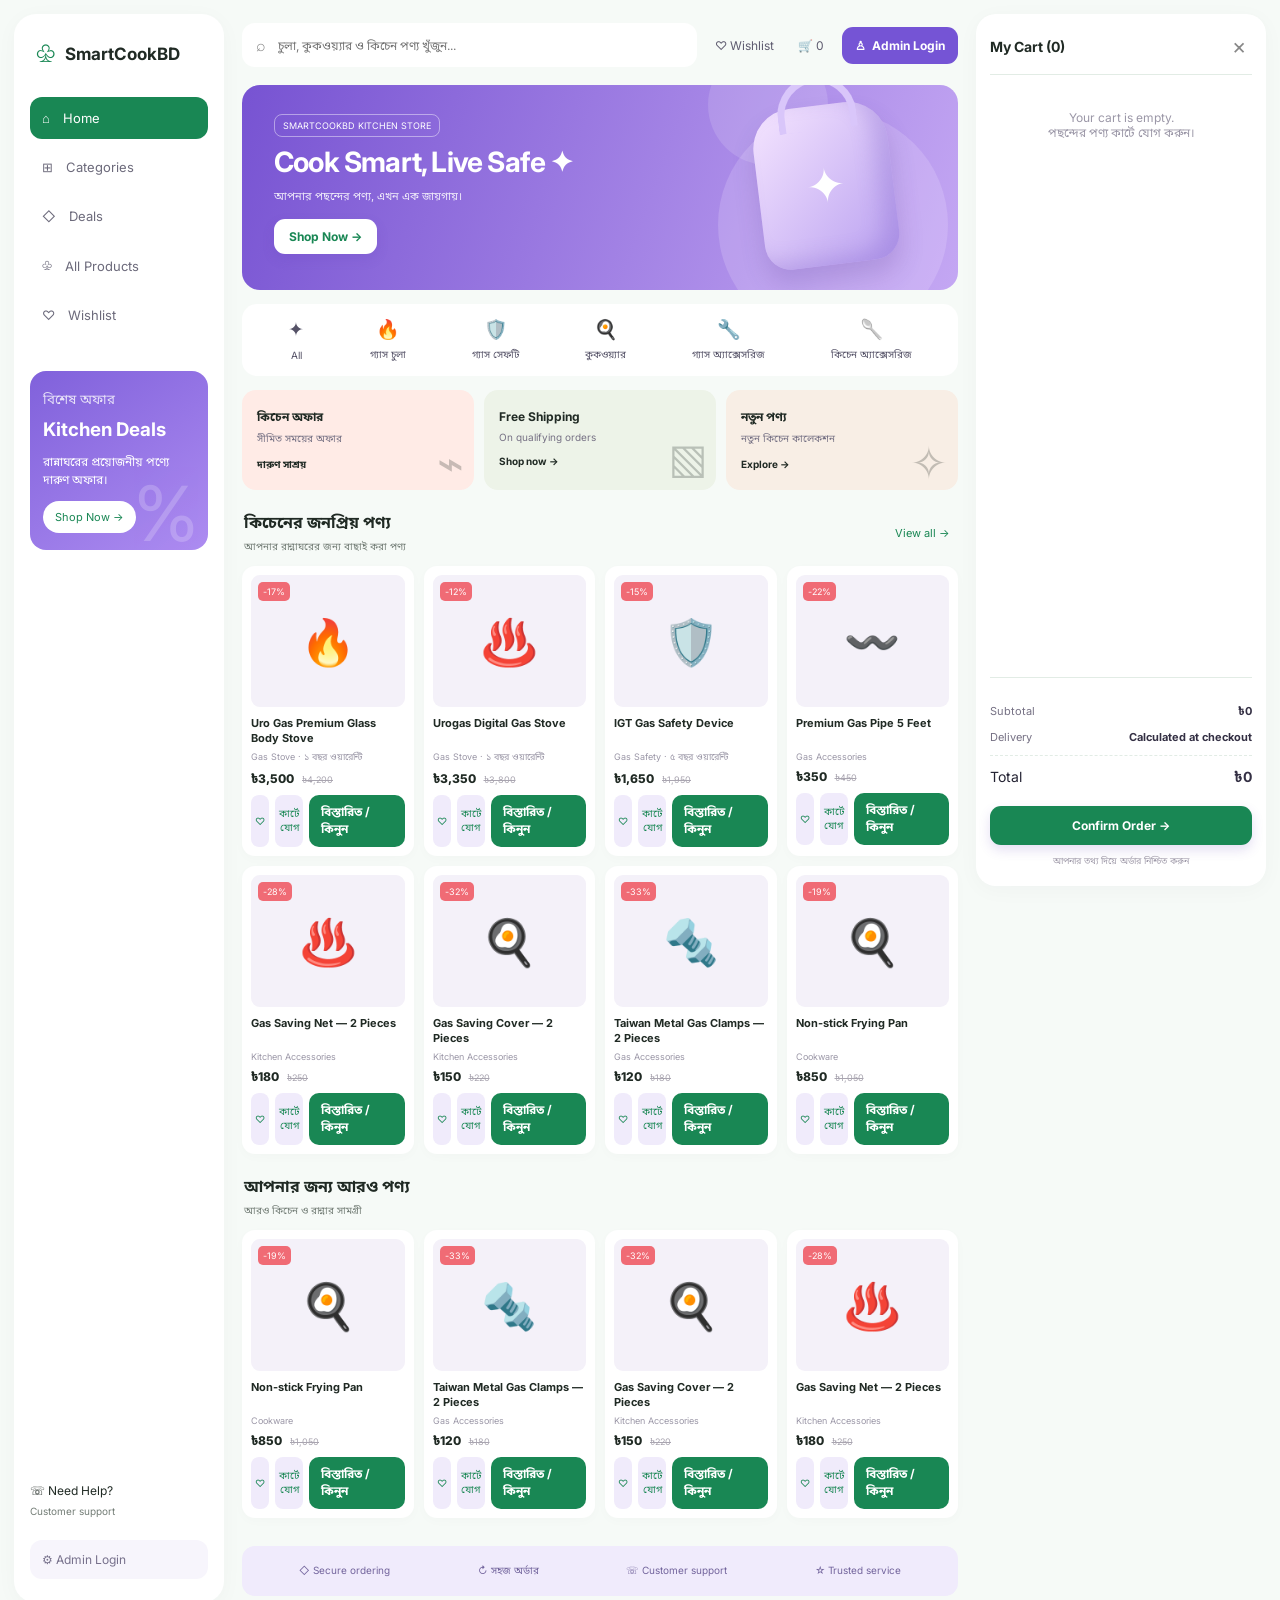
<file: index.html>
<!DOCTYPE html>
<html lang="bn">
<head>
<meta charset="UTF-8"><meta name="viewport" content="width=device-width, initial-scale=1">
<title>SmartCookBD — Online Store</title><link rel="stylesheet" href="style.css">
</head>
<body>
<div class="app">
<aside class="sidebar">
  <div class="brand"><span class="bag">♧</span><b id="storeName">SmartCookBD</b></div>
  <nav><a class="active" href="#home">⌂ <span>Home</span></a><a href="#categories">⊞ <span>Categories</span></a><a href="#deals">◇ <span>Deals</span></a><a href="#products">♧ <span>All Products</span></a><a href="#wishlist">♡ <span>Wishlist</span></a></nav>
  <div class="side-sale"><small>বিশেষ অফার</small><h3>Kitchen Deals</h3><p>রান্নাঘরের প্রয়োজনীয় পণ্যে দারুণ অফার।</p><button onclick="scrollToProducts()">Shop Now →</button><div class="sale-icon">%</div></div>
  <div class="side-bottom"><span>☏ Need Help?</span><small>Customer support</small><button class="light" onclick="openAdmin()">⚙ Admin Login</button></div>
</aside>
<main class="main" id="home">
  <header class="topbar"><div class="mobile-brand">♧ SmartCookBD</div><label class="search">⌕ <input id="searchInput" placeholder="চুলা, কুকওয়্যার ও কিচেন পণ্য খুঁজুন..." oninput="renderProducts()"></label><button class="icon-btn" onclick="showWishlist()">♡ Wishlist</button><button class="icon-btn" onclick="openCart()">🛒 <span id="cartCount">0</span></button><button class="profile login-top" onclick="openAdmin()">♙ <span>Admin Login</span></button></header>
  <section class="hero"><div class="hero-copy"><span class="pill">SMARTCOOKBD KITCHEN STORE</span><h1 id="heroTitle">রান্নাঘরের সব প্রয়োজন,<br>এক জায়গায় ✦</h1><p id="heroText">গ্যাস চুলা, কুকওয়্যার ও কিচেন অ্যাক্সেসরিজ—সহজে অর্ডার করুন。</p><button class="primary" onclick="scrollToProducts()">Shop Now →</button></div><div class="hero-art"><div class="orb orb1"></div><div class="orb orb2"></div><div class="hero-bag">✦</div></div></section>
  <section class="category-row" id="categories"><button onclick="filterCategory('All')">✦<small>All</small></button><button onclick="filterCategory('Gas Stove')">🔥<small>গ্যাস চুলা</small></button><button onclick="filterCategory('Gas Safety')">🛡️<small>গ্যাস সেফটি</small></button><button onclick="filterCategory('Cookware')">🍳<small>কুকওয়্যার</small></button><button onclick="filterCategory('Gas Accessories')">🔧<small>গ্যাস অ্যাক্সেসরিজ</small></button><button onclick="filterCategory('Kitchen Accessories')">🥄<small>কিচেন অ্যাক্সেসরিজ</small></button></section>
  <section class="promo-grid" id="deals"><article class="promo peach"><b>কিচেন অফার</b><p>সীমিত সময়ের অফার</p><strong>দারুণ সাশ্রয়</strong><span>⌁</span></article><article class="promo mint"><b>Free Shipping</b><p>On qualifying orders</p><strong>Shop now →</strong><span>▧</span></article><article class="promo sand"><b>নতুন পণ্য</b><p>নতুন কিচেন কালেকশন</p><strong>Explore →</strong><span>✧</span></article></section>
  <div class="section-heading" id="products"><div><h2>কিচেনের জনপ্রিয় পণ্য</h2><p>আপনার রান্নাঘরের জন্য বাছাই করা পণ্য</p></div><button class="text-btn" onclick="filterCategory('All')">View all →</button></div>
  <section class="product-grid" id="productGrid"></section>
  <div class="section-heading"><div><h2>আপনার জন্য আরও পণ্য</h2><p>আরও কিচেন ও রান্নার সামগ্রী</p></div></div><section class="product-grid" id="recommendedGrid"></section>
  <footer><span>◇ Secure ordering</span><span>↻ সহজ অর্ডার</span><span>☏ Customer support</span><span>☆ Trusted service</span></footer>
</main>
<aside class="cart-panel" id="cartPanel"><div class="cart-head"><h3>My Cart (<span id="cartCount2">0</span>)</h3><button onclick="closeCart()">×</button></div><div id="cartItems" class="cart-items"></div><div class="cart-total"><div><span>Subtotal</span><b id="subtotal">৳0</b></div><div><span>Delivery</span><b>Calculated at checkout</b></div><div class="total"><span>Total</span><b id="total">৳0</b></div><button class="primary wide" onclick="openCheckout()">Confirm Order →</button><small>আপনার তথ্য দিয়ে অর্ডার নিশ্চিত করুন</small></div></aside>
</div>
<div class="modal-backdrop" id="modalBackdrop" onclick="backdropClose(event)"><section class="modal" id="modal"></section></div>
<script src="app.js"></script>
</body></html>
</file>
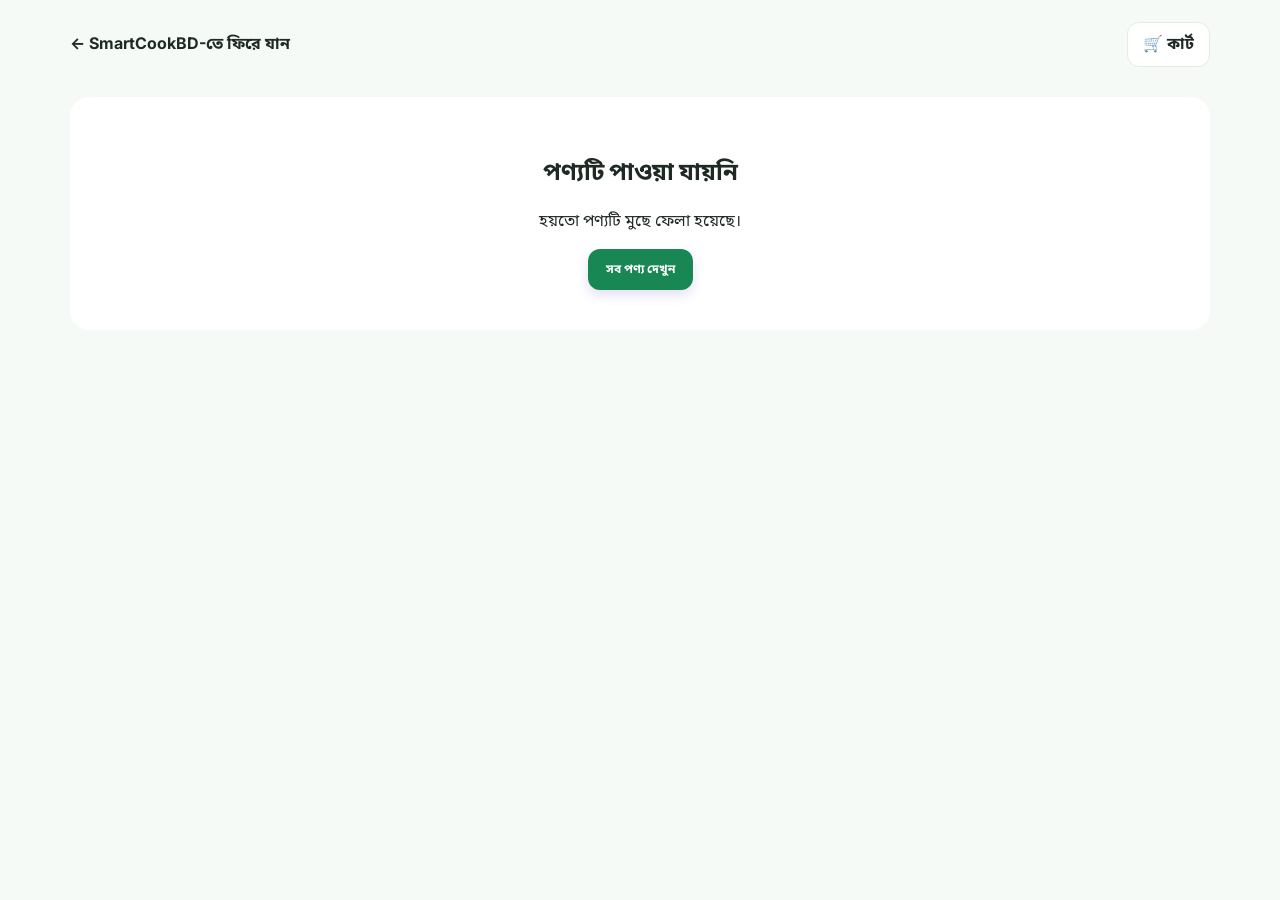
<file: product.html>
<!DOCTYPE html>
<html lang="bn">
<head>
<meta charset="UTF-8"><meta name="viewport" content="width=device-width, initial-scale=1">
<title>Product Details — SmartCookBD</title><link rel="stylesheet" href="style.css">
</head>
<body class="product-detail-body">
<header class="detail-topbar"><a class="back-store" href="index.html">← SmartCookBD-তে ফিরে যান</a><a class="detail-cart" href="index.html?openCart=1">🛒 কার্ট</a></header>
<main class="detail-wrap" id="productDetail"><div class="notice">পণ্যের তথ্য লোড হচ্ছে...</div></main>
<script src="product-page.js"></script>
</body></html>
</file>
<file: style.css>
@import url('https://fonts.googleapis.com/css2?family=Inter:wght@400;500;600;700;800&family=Noto+Sans+Bengali:wght@400;500;600;700&display=swap');
:root{--purple:#198754;--purple2:#6abf91;--ink:#202a24;--muted:#737d76;--line:#e2ece5;--bg:#f6faf7}
*{box-sizing:border-box}body{margin:0;background:var(--bg);font-family:Inter,'Noto Sans Bengali',sans-serif;color:var(--ink)}button,input,textarea,select{font:inherit}button{cursor:pointer;border:0}.app{max-width:1600px;margin:auto;display:grid;grid-template-columns:210px minmax(450px,1fr) 290px;gap:18px;padding:14px;min-height:100vh}.sidebar,.cart-panel,.main{min-width:0}.sidebar{background:#fff;border-radius:22px;padding:24px 16px;display:flex;flex-direction:column;min-height:calc(100vh - 28px);box-shadow:0 4px 22px #2b194a08}.brand{display:flex;align-items:center;gap:10px;font-size:17px;margin:0 0 28px 6px}.bag{color:var(--purple);font-size:25px}nav{display:grid;gap:7px}nav a{padding:13px 12px;border-radius:12px;text-decoration:none;color:#6c6a7b;font-size:13px;display:flex;gap:13px;align-items:center}nav a.active,nav a:hover{background:var(--purple);color:#fff}.side-sale{margin-top:35px;background:linear-gradient(145deg,#8061db,#ad8cf1);border-radius:16px;padding:17px 13px;color:#fff;position:relative;overflow:hidden;min-height:175px}.side-sale small{opacity:.8}.side-sale h3{margin:9px 0 6px}.side-sale p{font-size:12px;line-height:1.5}.side-sale button{background:#fff;color:var(--purple);border-radius:20px;padding:9px 12px;font-size:11px}.sale-icon{position:absolute;right:10px;bottom:-9px;font-size:76px;opacity:.2}.side-bottom{margin-top:auto;padding-top:28px;display:grid;gap:7px;font-size:12px}.side-bottom small{color:var(--muted)}.light{margin-top:16px;background:#f7f5fc;border-radius:12px;padding:12px;color:#77718c;text-align:left}.main{padding:7px 0}.topbar{height:48px;display:flex;align-items:center;gap:12px;margin-bottom:16px}.search{background:#fff;border-radius:13px;padding:0 14px;height:44px;display:flex;align-items:center;gap:10px;flex:1;color:#888}.search input{border:0;outline:0;width:100%;font-size:12px;background:transparent}.icon-btn,.profile{background:transparent;color:#5f5c70;font-size:12px;white-space:nowrap}.profile{display:flex;align-items:center;gap:6px}.mobile-brand{display:none}.hero{height:205px;background:linear-gradient(110deg,#7753d2,#c4a7f3);border-radius:18px;overflow:hidden;color:#fff;display:flex;position:relative;padding:28px 32px}.hero-copy{z-index:2;max-width:60%}.pill{font-size:9px;border:1px solid #ffffff70;border-radius:8px;padding:5px 8px}.hero h1{font-size:28px;line-height:1.15;margin:13px 0 8px;letter-spacing:-.8px}.hero p{font-size:11px;opacity:.88;max-width:260px}.primary{background:var(--purple);color:white;border-radius:11px;padding:12px 17px;font-size:12px;font-weight:700;box-shadow:0 5px 12px #5f40b62b}.hero .primary{background:#fff;color:var(--purple);margin-top:4px;padding:10px 15px}.hero-art{position:absolute;right:0;top:0;width:42%;height:100%;overflow:hidden}.orb{position:absolute;border-radius:50%;background:#f3eaff30}.orb1{width:230px;height:230px;right:10px;top:25px}.orb2{width:120px;height:120px;right:130px;top:-40px;background:#fff2}.hero-bag{position:absolute;right:65px;top:20px;width:135px;height:160px;border-radius:40px 40px 26px 26px;background:linear-gradient(135deg,#f5e5ff,#b9a0f0);box-shadow:inset -15px -8px 20px #7d5dc744,0 15px 25px #51358b30;display:grid;place-items:center;color:#fff;font-size:48px;transform:rotate(-7deg)}.hero-bag:before{content:'';position:absolute;width:65px;height:48px;border:7px solid #d9c6fa;border-bottom:0;border-radius:45px 45px 0 0;top:-30px}.category-row{background:#fff;border-radius:15px;margin:14px 0;padding:13px;display:flex;justify-content:space-around}.category-row button{background:transparent;color:#555267;display:grid;gap:7px;justify-items:center;font-size:19px}.category-row small{font-size:10px}.promo-grid{display:grid;grid-template-columns:repeat(3,1fr);gap:10px}.promo{border-radius:14px;padding:15px;min-height:100px;position:relative;overflow:hidden}.promo b{font-size:12px}.promo p{font-size:10px;color:#767184;margin:6px 0}.promo strong{font-size:10px}.promo span{position:absolute;right:10px;bottom:0;font-size:45px;opacity:.25}.peach{background:#ffebe6}.mint{background:#edf3e8}.sand{background:#f8eee5}.section-heading{display:flex;align-items:center;justify-content:space-between;margin:22px 2px 12px}.section-heading h2{font-size:16px;margin:0 0 5px}.section-heading p{font-size:10px;color:var(--muted);margin:0}.text-btn{background:transparent;color:var(--purple);font-size:11px}.product-grid{display:grid;grid-template-columns:repeat(4,minmax(0,1fr));gap:10px}.product-card{background:#fff;border-radius:13px;padding:9px;min-width:0;box-shadow:0 3px 12px #28144b05}.product-image{height:132px;background:#f4f1f9;border-radius:9px;display:grid;place-items:center;overflow:hidden;position:relative}.product-image img,.product-image video{width:100%;height:100%;object-fit:cover}.placeholder{font-size:45px;color:#b6a7d8}.discount{position:absolute;left:7px;top:7px;background:#f06b75;color:#fff;font-size:9px;padding:4px 5px;border-radius:5px}.product-card h3{font-size:11px;line-height:1.35;margin:9px 0 5px;min-height:30px}.product-card .meta{font-size:9px;color:#9b97a7}.price{font-size:12px;font-weight:800;margin:7px 0}.old{font-size:9px;color:#a9a5b0;text-decoration:line-through;font-weight:400;margin-left:5px}.card-actions{display:flex;gap:6px}.card-actions button{flex:1;border-radius:8px;padding:8px 4px;font-size:10px}.add{background:#f0ebfb;color:var(--purple)}.buy{background:var(--purple);color:#fff}.cart-panel{background:#fff;border-radius:20px;padding:18px 14px;display:flex;flex-direction:column;max-height:calc(100vh - 28px);position:sticky;top:14px;box-shadow:0 4px 22px #2b194a08}.cart-head{display:flex;justify-content:space-between;align-items:center;border-bottom:1px solid var(--line);padding-bottom:14px}.cart-head h3{font-size:14px;margin:0}.cart-head button{background:transparent;font-size:22px;color:#888}.cart-items{overflow:auto;flex:1;min-height:100px}.empty{font-size:12px;color:#9b97a7;text-align:center;padding:35px 10px}.cart-item{display:grid;grid-template-columns:60px 1fr;gap:10px;padding:13px 0;border-bottom:1px solid #f1eef6}.cart-thumb{height:65px;background:#f4f1f9;border-radius:9px;display:grid;place-items:center;font-size:24px;overflow:hidden}.cart-thumb img{width:100%;height:100%;object-fit:cover}.cart-item h4{font-size:11px;margin:3px 0 7px}.cart-item strong{font-size:11px}.qty{display:flex;align-items:center;gap:10px;margin-top:7px}.qty button{width:22px;height:22px;border-radius:7px;background:#f2eff9;color:var(--purple)}.qty span{font-size:11px}.cart-total{border-top:1px solid var(--line);padding-top:15px}.cart-total div{display:flex;justify-content:space-between;font-size:11px;margin:11px 0;color:#767184}.cart-total b{color:#343044}.cart-total .total{font-size:14px;color:#242333;border-top:1px dashed var(--line);padding-top:12px}.wide{width:100%;margin-top:7px}.cart-total small{display:block;text-align:center;color:#a09baa;font-size:9px;margin-top:10px}footer{margin-top:28px;background:#f0ebfc;border-radius:13px;padding:18px;display:flex;justify-content:space-around;gap:10px;flex-wrap:wrap;color:#72649c;font-size:10px}.modal-backdrop{display:none;position:fixed;inset:0;background:#19142b88;z-index:10;align-items:center;justify-content:center;padding:16px}.modal-backdrop.show{display:flex}.modal{background:#fff;border-radius:18px;padding:25px;width:min(520px,100%);max-height:90vh;overflow:auto;box-shadow:0 20px 60px #0002}.modal h2{margin:0 0 8px;font-size:20px}.modal p{font-size:12px;color:#777}.modal label{display:block;font-size:12px;font-weight:600;margin:12px 0 6px}.modal input,.modal textarea,.modal select{width:100%;border:1px solid #e4deef;border-radius:9px;padding:11px;outline-color:var(--purple);font-size:13px}.modal textarea{min-height:75px;resize:vertical}.modal .row2{display:grid;grid-template-columns:1fr 1fr;gap:10px}.modal .btnrow{display:flex;gap:9px;margin-top:18px}.secondary{background:#f1edf8;color:#6d5c9c;border-radius:10px;padding:11px 15px}.notice{padding:12px;border-radius:10px;background:#f5f1ff;color:#5e4c91;font-size:12px;margin:12px 0}.admin-tabs{display:flex;gap:6px;flex-wrap:wrap;margin:15px 0}.admin-tabs button{background:#f1edf8;color:#66538f;border-radius:9px;padding:9px;font-size:11px}.admin-tabs button.active{background:var(--purple);color:white}.admin-product{display:flex;justify-content:space-between;align-items:center;border-bottom:1px solid var(--line);padding:12px 0;gap:10px;font-size:12px}.admin-product button{background:#f7e9eb;color:#b13f50;border-radius:7px;padding:7px}.order-line{border:1px solid var(--line);border-radius:11px;padding:12px;margin:9px 0;font-size:12px}.order-line strong{display:block;margin-bottom:5px}.order-line select{width:auto;padding:7px}.hidden{display:none!important}
@media(max-width:1100px){.app{grid-template-columns:170px minmax(0,1fr);}.cart-panel{position:fixed;right:12px;top:12px;bottom:12px;width:290px;z-index:5;display:none;box-shadow:0 8px 40px #0003}.cart-panel.open{display:flex}.product-grid{grid-template-columns:repeat(3,minmax(0,1fr))}.sidebar{padding:20px 10px}}
@media(max-width:700px){.app{display:block;padding:9px}.sidebar{display:none}.main{padding:0}.topbar{gap:7px}.mobile-brand{display:block;font-weight:800;font-size:13px;white-space:nowrap;color:var(--purple)}.search{height:39px;padding:0 9px}.search input{font-size:10px}.icon-btn{font-size:0;padding:5px}.icon-btn:first-of-type{display:none}.profile{font-size:0}.profile span{display:none}.hero{height:190px;padding:22px 18px}.hero-copy{max-width:70%}.hero h1{font-size:22px}.hero p{font-size:10px}.hero-art{width:40%;opacity:.8}.hero-bag{right:10px;width:90px;height:120px;top:45px}.category-row{padding:12px 4px}.category-row button{font-size:16px}.category-row small{font-size:8px}.promo-grid{gap:6px}.promo{padding:10px 8px;min-height:95px}.promo b{font-size:10px}.promo p,.promo strong{font-size:9px}.product-grid{grid-template-columns:repeat(2,minmax(0,1fr));gap:9px}.product-image{height:150px}.product-card h3{font-size:12px}.cart-panel{width:min(340px,calc(100vw - 18px))}.section-heading h2{font-size:15px}footer{font-size:9px}.modal{padding:20px}.modal .row2{grid-template-columns:1fr}}

.login-top{background:#7554d5;color:#fff;padding:11px 13px;border-radius:11px;font-weight:700}.login-top span{display:inline!important}
@media(max-width:700px){.login-top{font-size:10px;padding:9px 10px}.login-top span{display:inline!important}}


/* Individual product detail page */
.product-open{display:block;color:inherit;text-decoration:none}
.product-open h3{margin:12px 0 0}
.product-open:hover h3{color:var(--purple)}
.details-link{display:block;margin-top:12px;color:var(--purple);font-size:13px;font-weight:700;text-decoration:none}
.details-link:hover{text-decoration:underline}
.product-detail-body{min-height:100vh;background:var(--bg)}
.detail-topbar{max-width:1180px;margin:0 auto;padding:22px 20px;display:flex;justify-content:space-between;align-items:center;gap:14px}
.back-store,.detail-cart{color:var(--ink);text-decoration:none;font-weight:700}
.detail-cart{background:#fff;padding:10px 15px;border:1px solid var(--line);border-radius:12px}
.detail-wrap{max-width:1180px;margin:8px auto 50px;padding:0 20px}
.detail-card{display:grid;grid-template-columns:minmax(0,1fr) minmax(0,1fr);gap:36px;background:#fff;border:1px solid var(--line);border-radius:24px;padding:28px;box-shadow:0 12px 40px rgba(42,31,76,.06)}
.detail-media-box{min-height:360px;display:flex;align-items:center;justify-content:center;background:#f8f6fc;border-radius:18px;overflow:hidden}
.detail-media{display:block;width:100%;max-height:520px;object-fit:contain}
.detail-placeholder{min-height:340px;width:100%;display:flex;align-items:center;justify-content:center;font-size:100px;color:var(--purple);background:linear-gradient(135deg,#f6efff,#fff8f1)}
.detail-info{padding:10px 6px;align-self:center}
.detail-category{display:inline-block;background:#f0eaff;color:var(--purple);font-size:12px;font-weight:800;padding:7px 11px;border-radius:20px}
.detail-info h1{font-size:clamp(26px,4vw,40px);line-height:1.25;margin:16px 0}
.detail-prices{display:flex;align-items:center;gap:12px;flex-wrap:wrap;margin:12px 0 18px}
.detail-prices strong{font-size:30px;color:var(--purple)}.detail-prices del{font-size:18px;color:var(--muted)}
.detail-discount{background:#fff0e9;color:#c45a2e;border-radius:8px;padding:5px 9px;font-size:12px;font-weight:800}
.detail-warranty{padding:12px 14px;background:#f5f2ff;border-radius:12px;color:#4c3b88}
.detail-description{line-height:1.8;color:#686578;white-space:pre-wrap}
.detail-buttons{display:flex;gap:10px;flex-wrap:wrap;margin:24px 0 18px}
.detail-buttons button{padding:13px 17px;border-radius:12px;font-weight:800}
.detail-trust{display:flex;gap:12px;flex-wrap:wrap;color:#5e5a6e;font-size:12px}.detail-note{display:block;margin-top:12px;color:var(--muted)}
.detail-more{margin-top:24px;padding:24px;background:#fff;border:1px solid var(--line);border-radius:18px;line-height:1.8}.detail-more h2{margin-top:0}.detail-more a{color:var(--purple);font-weight:700;text-decoration:none}
.detail-not-found{background:#fff;border-radius:20px;padding:40px;text-align:center}
.detail-button{display:inline-block;padding:12px 18px;border-radius:12px;text-decoration:none;color:#fff}
@media(max-width:760px){.detail-card{grid-template-columns:1fr;padding:15px;gap:20px}.detail-media-box{min-height:250px}.detail-placeholder{min-height:250px}.detail-info h1{font-size:28px}.detail-buttons{display:grid;grid-template-columns:1fr}.detail-topbar{padding:16px}.detail-wrap{padding:0 12px}.detail-prices strong{font-size:26px}}

.product-title-link{color:inherit;text-decoration:none}.product-title-link:hover{color:var(--purple)}.product-open{display:block;color:inherit;text-decoration:none}.detail-buy{display:inline-flex;align-items:center;justify-content:center;background:var(--purple);color:#fff;text-decoration:none;padding:9px 12px;border-radius:10px;font-weight:700;font-size:12px}.product-card{transition:transform .18s ease,box-shadow .18s ease}.product-card:hover{transform:translateY(-3px);box-shadow:0 12px 28px #12331a12}

/* SmartCookBD expanded admin panel */
.admin-shell{max-width:900px;margin:auto;color:#24352e}.admin-head{display:flex;align-items:center;justify-content:space-between;gap:12px;border-bottom:1px solid #e4ece6;padding-bottom:12px;margin-bottom:16px}.admin-head h2{margin:0 0 4px}.admin-head p{margin:0;color:#64736c;font-size:13px}.admin-lock{background:#e8f5ed;color:#17643e;padding:8px 12px;border-radius:30px;font-size:12px;font-weight:700}.admin-tabs{display:flex;gap:7px;flex-wrap:wrap;margin:12px 0 18px}.admin-tabs button{border:1px solid #dbe5de;background:#f7faf8;color:#29473a;border-radius:10px;padding:10px 12px;cursor:pointer;font-weight:700}.admin-tabs button.active{background:#176b48;color:#fff;border-color:#176b48}.admin-stats{display:grid;grid-template-columns:repeat(4,minmax(0,1fr));gap:10px;margin:14px 0}.admin-stat{background:#f3f8f4;border:1px solid #e0ece3;border-radius:14px;padding:15px;display:flex;flex-direction:column;gap:8px}.admin-stat small{color:#5d7065}.admin-stat strong{font-size:25px;color:#176b48}.admin-stat.wide{grid-column:span 2}.admin-dashboard-actions,.admin-toolbar{display:flex;gap:9px;flex-wrap:wrap;align-items:center;margin:14px 0}.admin-toolbar input{flex:1;min-width:180px}.admin-product-full{display:flex;align-items:center;gap:12px;padding:12px;border:1px solid #e3eae5;border-radius:13px;margin:9px 0;background:#fff}.admin-product-thumb{width:58px;height:58px;flex-shrink:0;border-radius:10px;background:#f1f6f2;display:flex;align-items:center;justify-content:center;font-size:25px;overflow:hidden}.admin-product-thumb img{width:100%;height:100%;object-fit:cover}.admin-product-info{display:flex;flex-direction:column;gap:4px;flex:1;min-width:0}.admin-product-info small{color:#69786f}.admin-product-info del{color:#829087;font-size:12px;margin-left:4px}.admin-product-buttons{display:flex;gap:6px;flex-wrap:wrap}.admin-product-buttons button,.order-admin-controls button{border:1px solid #d8e4dc;border-radius:8px;padding:8px 10px;background:#f7faf8;cursor:pointer}.danger{background:#fff0ed!important;color:#a32e22!important;border:1px solid #f0c5bf!important;border-radius:8px;padding:8px 10px;cursor:pointer}.admin-order-card{border:1px solid #e0e9e2;border-radius:13px;padding:14px;margin:10px 0;background:#fff}.order-card-head{display:flex;justify-content:space-between;gap:8px;align-items:center;margin-bottom:9px}.status-pill{font-size:11px;font-weight:700;border-radius:30px;background:#eef3ef;padding:5px 9px}.status-pending{background:#fff2d5;color:#805a00}.status-confirmed,.status-processing{background:#e2f0ff;color:#15528a}.status-shipped{background:#eee7ff;color:#59349b}.status-delivered{background:#e0f5e8;color:#176b48}.status-cancelled{background:#ffe8e5;color:#9c3027}.order-customer{margin:4px 0}.order-items{margin:8px 0;font-size:13px;color:#4e6257}.order-admin-controls{display:flex;align-items:center;gap:8px;flex-wrap:wrap;border-top:1px solid #e6eee8;padding-top:10px;margin-top:10px}.order-admin-controls label{font-size:12px;color:#65756b}.admin-settings-form{display:grid;gap:8px}.admin-settings-form label{font-weight:700;margin-top:6px}.admin-settings-form input,.admin-settings-form textarea,.admin-toolbar input{width:100%;box-sizing:border-box;border:1px solid #d9e4dc;border-radius:9px;padding:11px;background:#fff;color:#23372d}.admin-settings-form textarea{min-height:75px}.admin-dashboard-actions button{padding:11px 14px;border-radius:9px;cursor:pointer}@media(max-width:620px){.admin-stats{grid-template-columns:repeat(2,minmax(0,1fr))}.admin-stat.wide{grid-column:span 2}.admin-product-full{align-items:flex-start;flex-wrap:wrap}.admin-product-info{min-width:calc(100% - 85px)}.admin-product-buttons{margin-left:70px}.admin-tabs button{font-size:12px;padding:9px}.order-admin-controls select{max-width:100%}}

/* Customer order tracking */
.tracking-wrap>p{color:#617168;line-height:1.6}.tracking-wrap form{display:grid;gap:8px}.tracking-wrap label{font-weight:700;margin-top:5px}.tracking-wrap input{box-sizing:border-box;width:100%;padding:12px;border:1px solid #d8e4dc;border-radius:9px}.tracking-result{border:1px solid #dce9df;border-radius:13px;padding:14px;margin-top:16px;background:#fbfdfb}.tracking-result h3{margin-top:0}.tracking-steps{display:grid;grid-template-columns:repeat(5,minmax(0,1fr));gap:5px;margin:18px 0}.tracking-step{display:flex;flex-direction:column;align-items:center;text-align:center;gap:6px;color:#829087}.tracking-step span{width:28px;height:28px;border-radius:50%;display:grid;place-items:center;background:#e9eeeb;color:#627168;font-weight:700}.tracking-step.done{color:#176b48}.tracking-step.done span{background:#d9f2e1;color:#176b48}.tracking-step small{font-size:10px;line-height:1.35}.tracking-result ul{padding-left:20px;line-height:1.8}@media(max-width:480px){.tracking-steps{grid-template-columns:1fr;gap:9px}.tracking-step{flex-direction:row;text-align:left;justify-content:flex-start}.tracking-step small{font-size:12px}}
#directCheckout form{display:grid;gap:10px;max-width:650px}#directCheckout label{font-weight:700;margin-top:8px}#directCheckout input,#directCheckout textarea{width:100%;box-sizing:border-box;border:1px solid #d9e3dd;border-radius:10px;padding:13px;font:inherit;background:#fff}#directCheckout textarea{min-height:90px}#directCheckout .detail-button{border:0;padding:15px 20px;border-radius:12px;font-weight:800;cursor:pointer;margin-top:10px}
</file>
